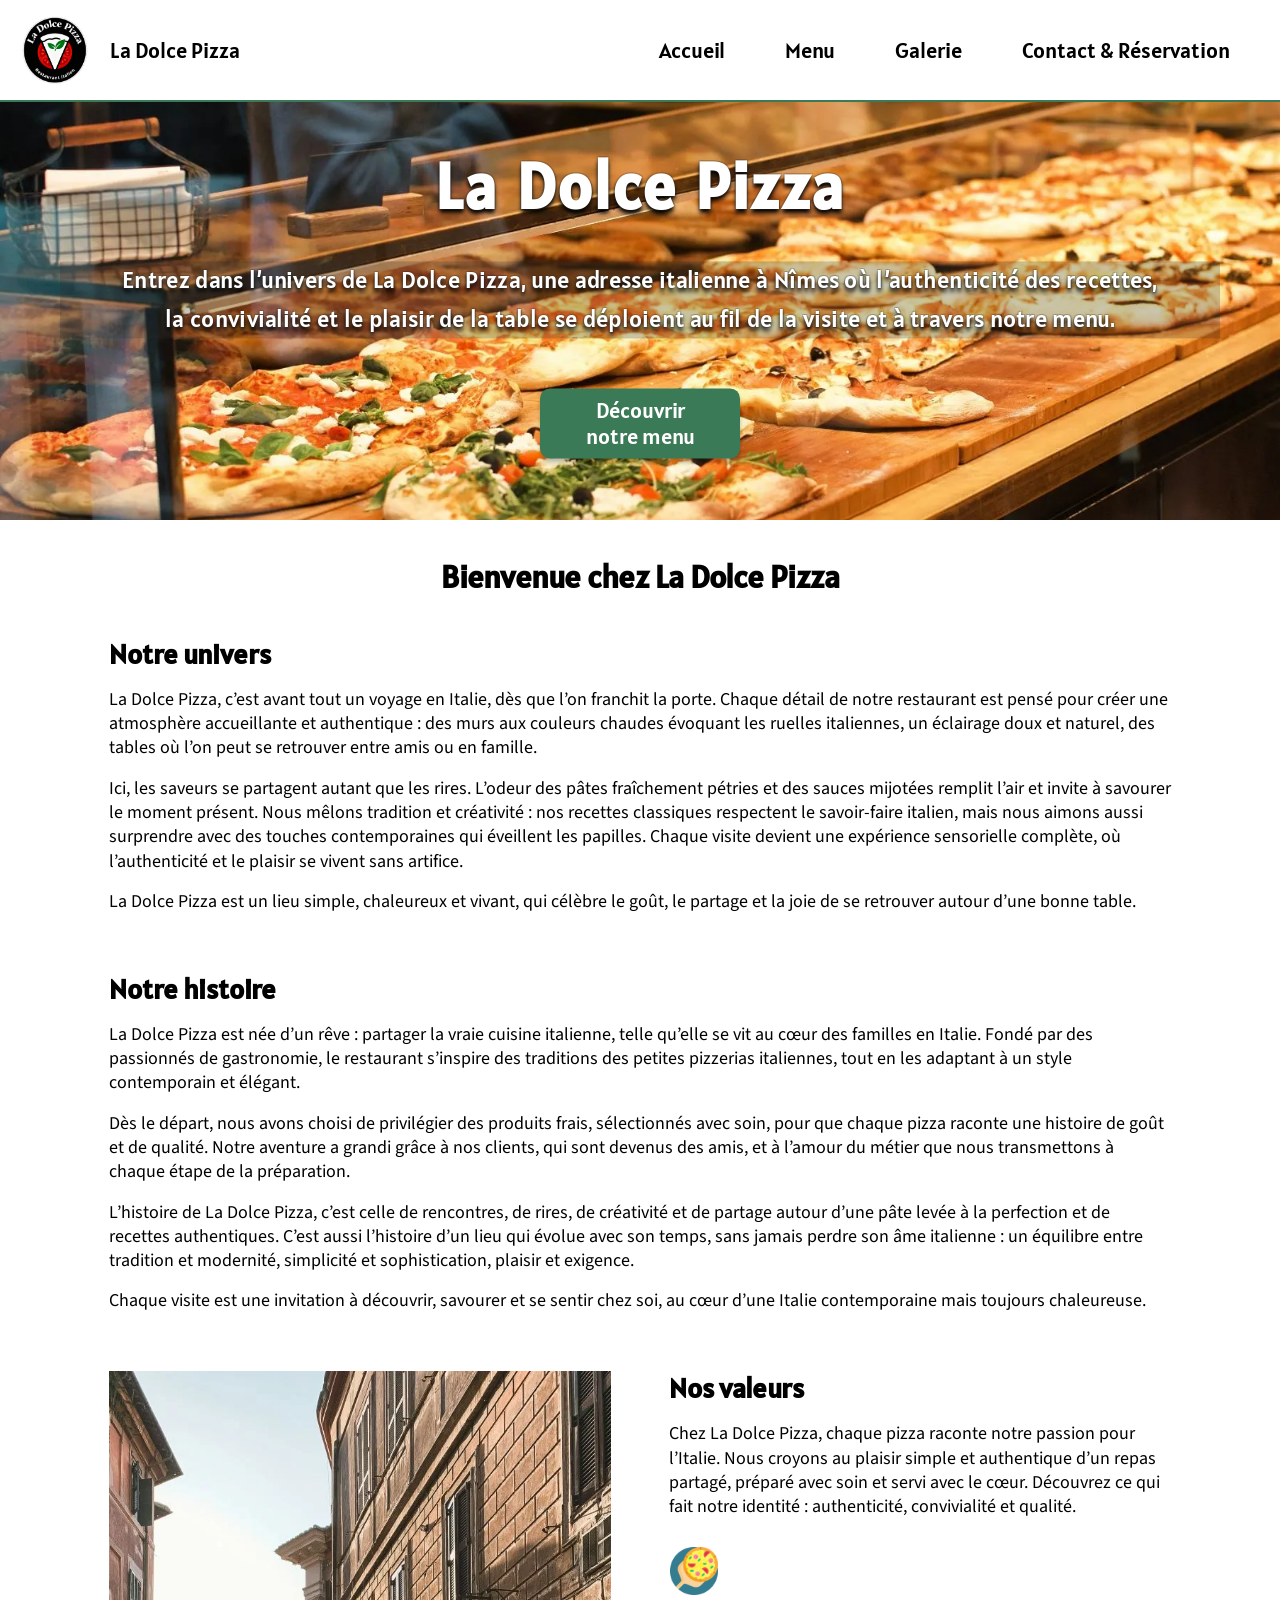
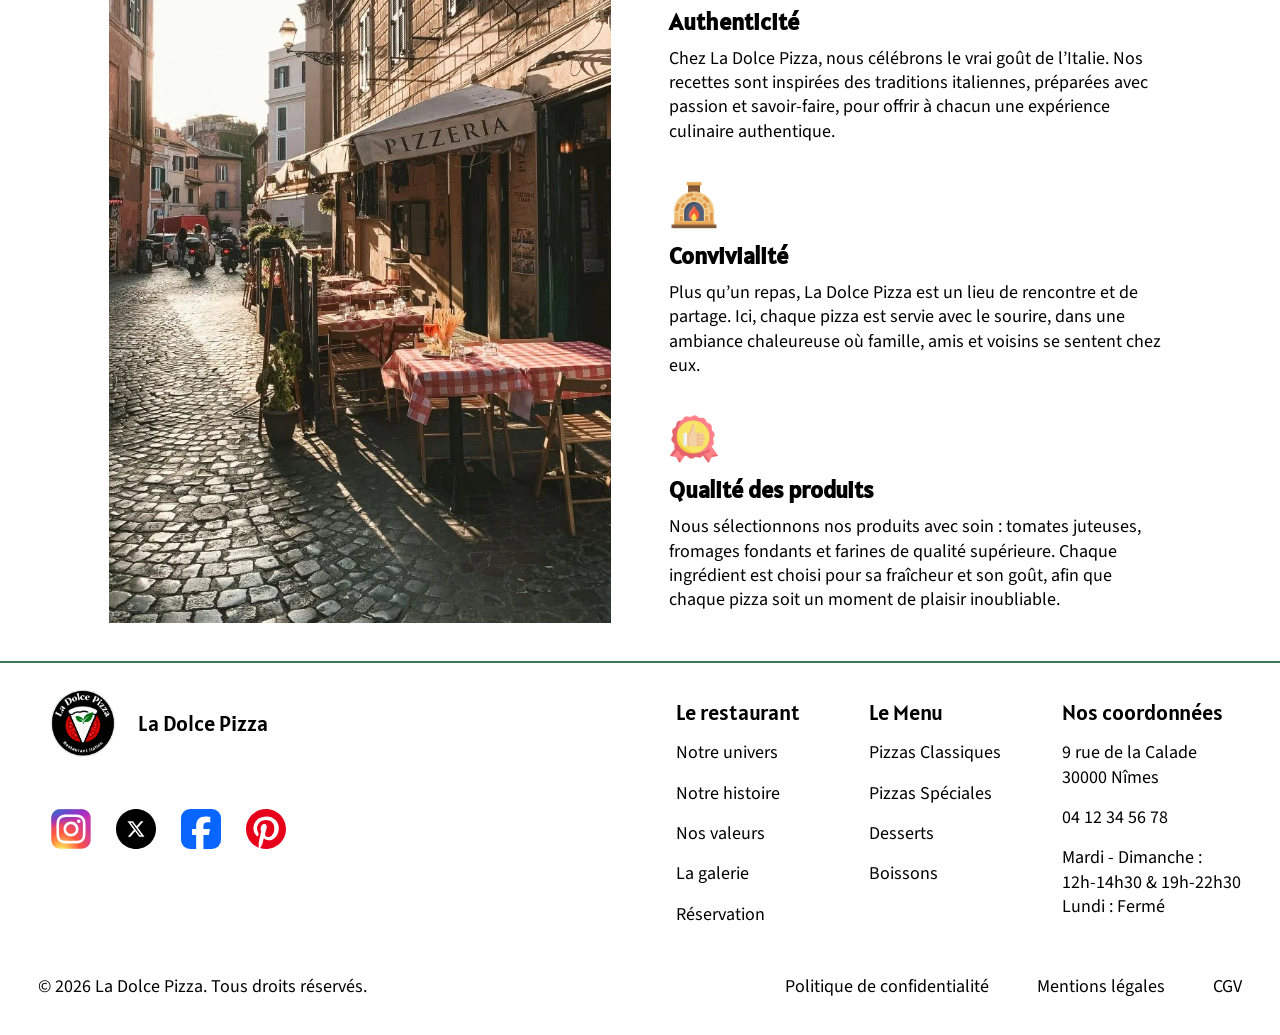
<file: index.html>
<!DOCTYPE html>
<html lang="fr">
<head>
  <meta charset="UTF-8">
  <meta name="viewport" content="width=device-width, initial-scale=1.0">
  <title>DOLCE PIZZA - Accueil</title>
  <meta name="description" content="Découvrez La Dolce Pizza, une pizzeria italienne à Nîmes où l'authenticité des recettes, 
  la convivialité et le plaisir de la table vous attendent. Un voyage gustatif inoubliable.">
  <meta name="robots" content="index, follow">
  <meta name="author" content="Isabelle BAILLY LE ROCH">
  <link rel="stylesheet" href="css/style.css">
  <script src="js/script.js" defer></script>
</head>

<body class="theme">
  <div class="header-container">
    <header class="header">
      <div class="logo">
        <a href="index.html">
          <img src="assets/img/branding/logo.webp" alt="Logo du site La Dolce Pizza, page d'accueil">
          <p class="high-text">La Dolce Pizza</p>
        </a>
      </div>

      <nav class="header-nav" id="primary-navigation" aria-label="Navigation principale">
        <ul role="list" class="high-text">
          <li><a href="index.html">Accueil</a></li>
          <li><a href="menu.html">Menu</a></li>
          <li><a href="galerie.html">Galerie</a></li>
          <li><a href="contact.html">Contact &amp; Réservation</a></li>
        </ul>
      </nav>

      <div class="header-nav-toggle-btn">
        <button aria-controls="primary-navigation" aria-expanded="false" aria-label="Ouvrir le menu principal">
          <img src="assets/icons/ui/icon-burger.svg" alt="">
        </button>
      </div>
    </header>
  </div>

  <main class="content">
    <section class="hero">
      <img src="assets/img/backgrounds/hero-index.webp" alt="La Dolce Pizza">
      <div class="hero-content">
        <h1>La Dolce Pizza</h1>
        <p class="heading-subtitle">Entrez dans l’univers de La Dolce Pizza, une adresse italienne à Nîmes où
          l’authenticité des recettes, la convivialité et le plaisir de la table se déploient au fil de la
          visite et à travers notre menu.</p>
        <div class="container-buttons">
          <a href="menu.html" class="btn btn--primary btn--square-md">Découvrir notre menu</a>
        </div>
      </div>
    </section>

    <section id="anchor-universe" class="layout-section index-section text-center">
      <h2>Bienvenue chez La Dolce Pizza</h2>
      <div class="index-sub-section">
        <div class="index-description">
          <h3>Notre univers</h3>
          <p>
            La Dolce Pizza, c’est avant tout un voyage en Italie, dès que l’on franchit la porte. Chaque détail
            de notre restaurant est pensé pour créer une atmosphère accueillante et authentique : des murs aux
            couleurs chaudes évoquant les ruelles italiennes, un éclairage doux et naturel, des tables où l’on
            peut se retrouver entre amis ou en famille.
          </p>
          <p>
            Ici, les saveurs se partagent autant que les rires. L’odeur des pâtes fraîchement pétries et des
            sauces mijotées remplit l’air et invite à savourer le moment présent. Nous mêlons tradition et
            créativité : nos recettes classiques respectent le savoir-faire italien, mais nous aimons aussi
            surprendre avec des touches contemporaines qui éveillent les papilles. Chaque visite devient une
            expérience sensorielle complète, où l’authenticité et le plaisir se vivent sans artifice.
          </p>
          <p>
            La Dolce Pizza est un lieu simple, chaleureux et vivant, qui célèbre le goût, le partage et la joie
            de se retrouver autour d’une bonne table.
          </p>
        </div>
        <div id="anchor-story" class="index-description">
          <h3>Notre histoire</h3>
          <p>
            La Dolce Pizza est née d’un rêve : partager la vraie cuisine italienne, telle qu’elle se vit au cœur
            des familles en Italie. Fondé par des passionnés de gastronomie, le restaurant s’inspire des traditions
            des petites pizzerias italiennes, tout en les adaptant à un style contemporain et élégant.
          </p>
          <p>
            Dès le départ, nous avons choisi de privilégier des produits frais, sélectionnés avec soin, pour que
            chaque pizza raconte une histoire de goût et de qualité. Notre aventure a grandi grâce à nos clients,
            qui sont devenus des amis, et à l’amour du métier que nous transmettons à chaque étape de la préparation.
          </p>
          <p>
            L’histoire de La Dolce Pizza, c’est celle de rencontres, de rires, de créativité et de partage autour
            d’une pâte levée à la perfection et de recettes authentiques. C’est aussi l’histoire d’un lieu qui
            évolue avec son temps, sans jamais perdre son âme italienne : un équilibre entre tradition et modernité,
            simplicité et sophistication, plaisir et exigence.
          </p>
          <p>
            Chaque visite est une invitation à découvrir, savourer et se sentir chez soi, au cœur d’une Italie
            contemporaine mais toujours chaleureuse.
          </p>
        </div>
        <div id="anchor-values" class="index-values-container index-description">
          <div class="index-values-two-sides index-values-side-img">
            <img src="assets/img/pages/index/img-index.webp" alt="Notre restaurant">
          </div>
          <div class="index-values-two-sides">
            <h3>Nos valeurs</h3>
            <p>
              Chez La Dolce Pizza, chaque pizza raconte notre passion pour l’Italie. Nous croyons au plaisir simple
              et authentique d’un repas partagé, préparé avec soin et servi avec le cœur. Découvrez ce qui fait notre
              identité : authenticité, convivialité et qualité.
            </p>
            <div class="index-values-side-text">
              <div class="index-value-block">
                <img src="assets/icons/pages/index/icon-authentic.png" alt="">
                <h4>Authenticité</h4>
                <p>
                  Chez La Dolce Pizza, nous célébrons le vrai goût de l’Italie. Nos recettes sont inspirées des traditions
                  italiennes, préparées avec passion et savoir-faire, pour offrir à chacun une expérience culinaire authentique.
                </p>
              </div>
              <div class="index-value-block">
                <img src="assets/icons/pages/index/icon-friendliness.png" alt="">
                <h4>Convivialité</h4>
                <p>
                  Plus qu’un repas, La Dolce Pizza est un lieu de rencontre et de partage. Ici, chaque pizza est servie avec
                  le sourire, dans une ambiance chaleureuse où famille, amis et voisins se sentent chez eux.
                </p>
              </div>
              <div class="index-value-block">
                <img src="assets/icons/pages/index/icon-quality.png" alt="">
                <h4>Qualité des produits</h4>
                <p>
                  Nous sélectionnons nos produits avec soin : tomates juteuses, fromages fondants et farines de qualité supérieure.
                  Chaque ingrédient est choisi pour sa fraîcheur et son goût, afin que chaque pizza soit un moment de plaisir
                  inoubliable.
                </p>
              </div>
            </div>
        </div>
      </div>
    </section>
  </main>

  <footer class="footer">
    <div class="footer-top">
      <div class="footer-brand">
        <div class="logo footer-logo">
          <a href="index.html">
            <img src="assets/img/branding/logo.webp" alt="Logo du site La Dolce Pizza, page d'accueil">
            <p class="high-text">La Dolce Pizza</p>
          </a>
        </div>

        <nav aria-label="Réseaux sociaux">
          <ul role="list" class="social-networks">
            <li>
              <a href="https://www.instagram.com/" target="_blank" rel="noopener noreferrer">
                <img src="assets/icons/social/icon-instagram.svg" alt="Instagram">
              </a>
            </li>
            <li>
              <a href="https://x.com" target="_blank" rel="noopener noreferrer">
                <img src="assets/icons/social/icon-X.svg" alt="X, anciennement Twitter">
              </a>
            </li>
            <li>
              <a href="https://www.facebook.com/" target="_blank" rel="noopener noreferrer">
                <img src="assets/icons/social/icon-facebook.svg" alt="Facebook">
              </a>
            </li>
            <li>
              <a href="https://fr.pinterest.com/" target="_blank" rel="noopener noreferrer">
                <img src="assets/icons/social/icon-pinterest.svg" alt="Pinterest">
              </a>
            </li>
          </ul>
        </nav>
      </div>

      <nav aria-label="Navigation secondaire">
        <ul role="list" class="secondary-navigation">
          <li role="list" class="sub-nav">
            <h2 class="sub-nav-title">Le restaurant</h2>
            <ul role="list">
              <li><a href="index.html#anchor-universe">Notre univers</a></li>
              <li><a href="index.html#anchor-story">Notre histoire</a></li>
              <li><a href="index.html#anchor-values">Nos valeurs</a></li>
              <li><a href="galerie.html#anchor-galery">La galerie</a></li>
              <li><a href="contact.html#anchor-reservation">Réservation</a></li>
            </ul>
          </li>
          <li role="list" class="sub-nav">
            <h2 class="sub-nav-title">Le Menu</h2>
            <ul role="list">
              <li><a href="menu.html#anchor-classic-pizzas">Pizzas Classiques</a></li>
              <li><a href="menu.html#anchor-special-pizzas">Pizzas Spéciales</a></li>
              <li><a href="menu.html#anchor-desserts">Desserts</a></li>
              <li><a href="menu.html#anchor-drinks">Boissons</a></li>
            </ul>
          </li>
          <li role="list" class="sub-nav">
            <h2 class="sub-nav-title">Nos coordonnées</h2>
            <ul role="list">
              <li>9 rue de la Calade 30000 Nîmes</li>
              <li>04 12 34 56 78</li>
              <li>Mardi - Dimanche :<br>12h-14h30 & 19h-22h30<br>Lundi : Fermé</li>
            </ul>
          </li>
        </ul>
      </nav>
    </div>

    <div class="footer-bottom">
      <div class="copyright">
        <p>© 2026 La Dolce Pizza. Tous droits réservés.</p>
      </div>
      <nav aria-label="Liens légaux">
        <ul role="list" class="legal">
          <li><a href="about:blank" target="_blank">Politique de confidentialité</a></li>
          <li><a href="about:blank" target="_blank">Mentions légales</a></li>
          <li><a href="about:blank" target="_blank">CGV</a></li>
        </ul>
      </nav>
    </div>
  </footer>

</body>
</html>
</file>
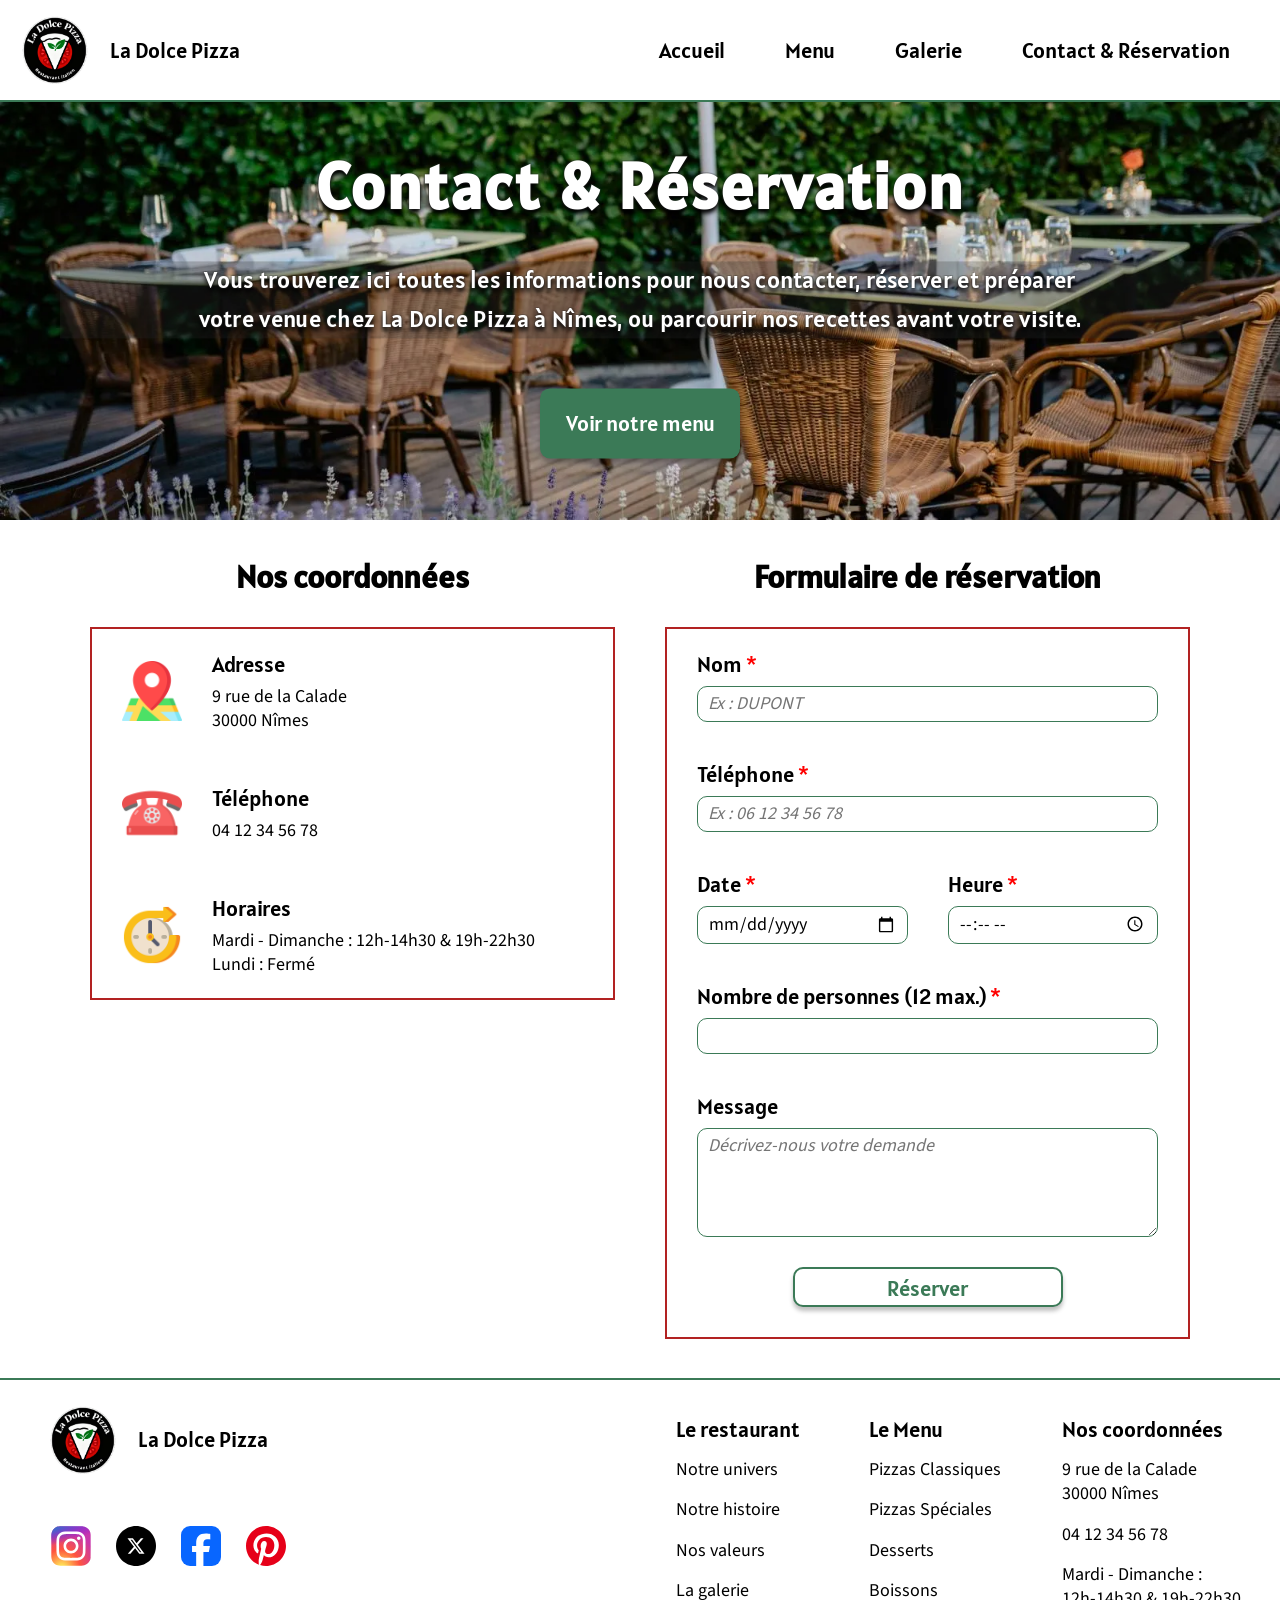
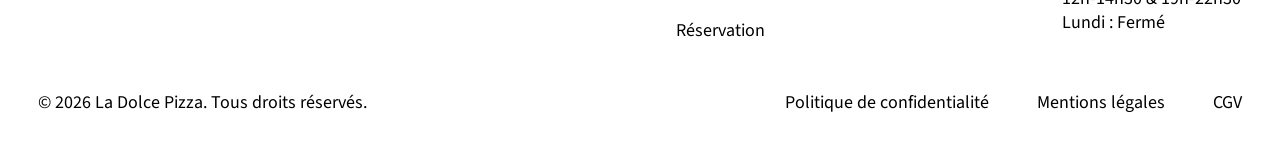
<file: contact.html>
<!DOCTYPE html>
<html lang="fr">
<head>
  <meta charset="UTF-8">
  <meta name="viewport" content="width=device-width, initial-scale=1.0">
  <title>DOLCE PIZZA - Contact & Réservation</title>
  <meta name="description" content="Toutes les informations pour nous contacter, réserver votre table ou découvrir nos recettes 
  avant votre visite. Préparez votre expérience gastronomique chez La Dolce Pizza à Nîmes.">
  <meta name="robots" content="index, follow">
  <meta name="author" content="Isabelle BAILLY LE ROCH">
  <link rel="stylesheet" href="css/style.css">
  <script src="js/script.js" defer></script>
</head>

<body class="theme">
  <div class="header-container">
    <header class="header">
      <div class="logo">
        <a href="index.html">
          <img src="assets/img/branding/logo.webp" alt="Logo du site La Dolce Pizza, page d'accueil">
          <p class="high-text">La Dolce Pizza</p>
        </a>
      </div>

      <nav class="header-nav" id="primary-navigation" aria-label="Navigation principale">
        <ul role="list" class="high-text">
          <li><a href="index.html">Accueil</a></li>
          <li><a href="menu.html">Menu</a></li>
          <li><a href="galerie.html">Galerie</a></li>
          <li><a href="contact.html">Contact &amp; Réservation</a></li>
        </ul>
      </nav>

      <div class="header-nav-toggle-btn">
        <button aria-controls="primary-navigation" aria-expanded="false" aria-label="Ouvrir le menu principal">
          <img src="assets/icons/ui/icon-burger.svg" alt="">
        </button>
      </div>
    </header>
  </div>

  <main class="content">
    <section class="hero">
      <img src="assets/img/backgrounds/hero-contact.webp" alt="Contact et réservation">
      <div class="hero-content">
        <h1>Contact & Réservation</h1>
        <p class="heading-subtitle">Vous trouverez ici toutes les informations pour nous contacter, réserver et
          préparer votre venue chez La Dolce Pizza à Nîmes, ou parcourir nos recettes avant votre visite.</p>
        <div class="container-buttons">
          <a href="menu.html" class="btn btn--primary btn--square-md">Voir notre menu</a>
        </div>
      </div>
    </section>

    <section class="layout-section contact-section text-center">
      <div class="contact-left-side-container">
        <h2>Nos coordonnées</h2>
        <div class="contact-block-details">
          <div class="contact-sub-block-details">
            <img src="assets/icons/pages/contact/icon-adress.png" alt="">
            <div class="contact-details-info">
              <p class="high-text">Adresse</p>
              <p>9 rue de la Calade<br>30000 Nîmes</p>
            </div>
          </div>
          <div class="contact-sub-block-details">
            <img src="assets/icons/pages/contact/icon-phone.png" alt="">
            <div class="contact-details-info">
              <p class="high-text">Téléphone</p>
              <p>04 12 34 56 78</p>
            </div>
          </div>
          <div class="contact-sub-block-details">
            <img src="assets/icons/pages/contact/icon-time.png" alt="">
            <div class="contact-details-info">
              <p class="high-text">Horaires</p>
              <p>Mardi - Dimanche : 12h-14h30 & 19h-22h30<br>Lundi : Fermé</p>
            </div>
          </div>
        </div>
      </div>

      <div id="anchor-reservation" class="contact-right-side-container">
        <h2>Formulaire de réservation</h2>
        <form class="contact-form-container" action="#" method="post" novalidate>
          <div class="form-row-subcontainer">
            <div class="form-field-block input-style">
              <label for="last-name" class="high-text">Nom <span class="required-field" aria-hidden="true">*</span></label>
              <input type="text" id="last-name" name="last-name" required aria-describedby="error-last-name" placeholder="Ex : DUPONT">
              <span class="error-message" id="error-last-name" role="alert" aria-live="assertive"></span>
            </div>
            <div class="form-field-block input-style">
              <label for="phone" class="high-text">Téléphone <span class="required-field" aria-hidden="true">*</span></label>
              <input type="tel" id="phone" name="phone" aria-describedby="error-phone" placeholder="Ex : 06 12 34 56 78">
              <span class="error-message" id="error-phone" role="alert" aria-live="assertive"></span>
            </div>
            <div class="form-block-date-time">
              <div class="form-field-block input-style">
                <label for="date" class="high-text">Date <span class="required-field" aria-hidden="true">*</span></label>
                <input type="date" id="date" name="date" aria-describedby="error-date">
                <span class="error-message" id="error-date" role="alert" aria-live="assertive"></span>
              </div>
              <div class="form-field-block input-style">
                <label for="time" class="high-text">Heure <span class="required-field" aria-hidden="true">*</span></label>
                <input type="time" id="time" name="time" aria-describedby="error-time">
                <span class="error-message" id="error-time" role="alert" aria-live="assertive"></span>
              </div>
            </div>
            <div class="form-field-block input-style">
              <label for="number" class="high-text">Nombre de personnes (12 max.) <span class="required-field" aria-hidden="true">*</span></label>
              <input type="number" id="number" name="number" aria-describedby="error-number">
              <span class="error-message" id="error-number" role="alert" aria-live="assertive"></span>
            </div>
            <div class="form-field-block textarea-style">
              <label for="message" class="high-text">Message</label>
              <textarea id="message" name="message" rows="4" placeholder="Décrivez-nous votre demande"></textarea>
            </div>
          </div>
          <div class="form-row-subcontainer">
            <button type="submit" class="btn btn--secondary btn--square-lg">Réserver</button>
          </div>
          <p id="form-success" role="status" aria-live="polite"></p>
        </form>
      </div>
    </section>
  </main>

  <footer class="footer">
    <div class="footer-top">
      <div class="footer-brand">
        <div class="logo footer-logo">
          <a href="index.html">
            <img src="assets/img/branding/logo.webp" alt="Logo du site La Dolce Pizza, page d'accueil">
            <p class="high-text">La Dolce Pizza</p>
          </a>
        </div>

        <nav aria-label="Réseaux sociaux">
          <ul role="list" class="social-networks">
            <li>
              <a href="https://www.instagram.com/" target="_blank" rel="noopener noreferrer">
                <img src="assets/icons/social/icon-instagram.svg" alt="Instagram">
              </a>
            </li>
            <li>
              <a href="https://x.com" target="_blank" rel="noopener noreferrer">
                <img src="assets/icons/social/icon-X.svg" alt="X, anciennement Twitter">
              </a>
            </li>
            <li>
              <a href="https://www.facebook.com/" target="_blank" rel="noopener noreferrer">
                <img src="assets/icons/social/icon-facebook.svg" alt="Facebook">
              </a>
            </li>
            <li>
              <a href="https://fr.pinterest.com/" target="_blank" rel="noopener noreferrer">
                <img src="assets/icons/social/icon-pinterest.svg" alt="Pinterest">
              </a>
            </li>
          </ul>
        </nav>
      </div>

      <nav aria-label="Navigation secondaire">
        <ul role="list" class="secondary-navigation">
          <li role="list" class="sub-nav">
            <h2 class="sub-nav-title">Le restaurant</h2>
            <ul role="list">
              <li><a href="index.html#anchor-universe">Notre univers</a></li>
              <li><a href="index.html#anchor-story">Notre histoire</a></li>
              <li><a href="index.html#anchor-values">Nos valeurs</a></li>
              <li><a href="galerie.html#anchor-galery">La galerie</a></li>
              <li><a href="contact.html#anchor-reservation">Réservation</a></li>
            </ul>
          </li>
          <li role="list" class="sub-nav">
            <h2 class="sub-nav-title">Le Menu</h2>
            <ul role="list">
              <li><a href="menu.html#anchor-classic-pizzas">Pizzas Classiques</a></li>
              <li><a href="menu.html#anchor-special-pizzas">Pizzas Spéciales</a></li>
              <li><a href="menu.html#anchor-desserts">Desserts</a></li>
              <li><a href="menu.html#anchor-drinks">Boissons</a></li>
            </ul>
          </li>
          <li role="list" class="sub-nav">
            <h2 class="sub-nav-title">Nos coordonnées</h2>
            <ul role="list">
              <li>9 rue de la Calade 30000 Nîmes</li>
              <li>04 12 34 56 78</li>
              <li>Mardi - Dimanche :<br>12h-14h30 & 19h-22h30<br>Lundi : Fermé</li>
            </ul>
          </li>
        </ul>
      </nav>
    </div>

    <div class="footer-bottom">
      <div class="copyright">
        <p>© 2026 La Dolce Pizza. Tous droits réservés.</p>
      </div>
      <nav aria-label="Liens légaux">
        <ul role="list" class="legal">
          <li><a href="about:blank" target="_blank">Politique de confidentialité</a></li>
          <li><a href="about:blank" target="_blank">Mentions légales</a></li>
          <li><a href="about:blank" target="_blank">CGV</a></li>
        </ul>
      </nav>
    </div>
  </footer>

</body>
</html>
</file>
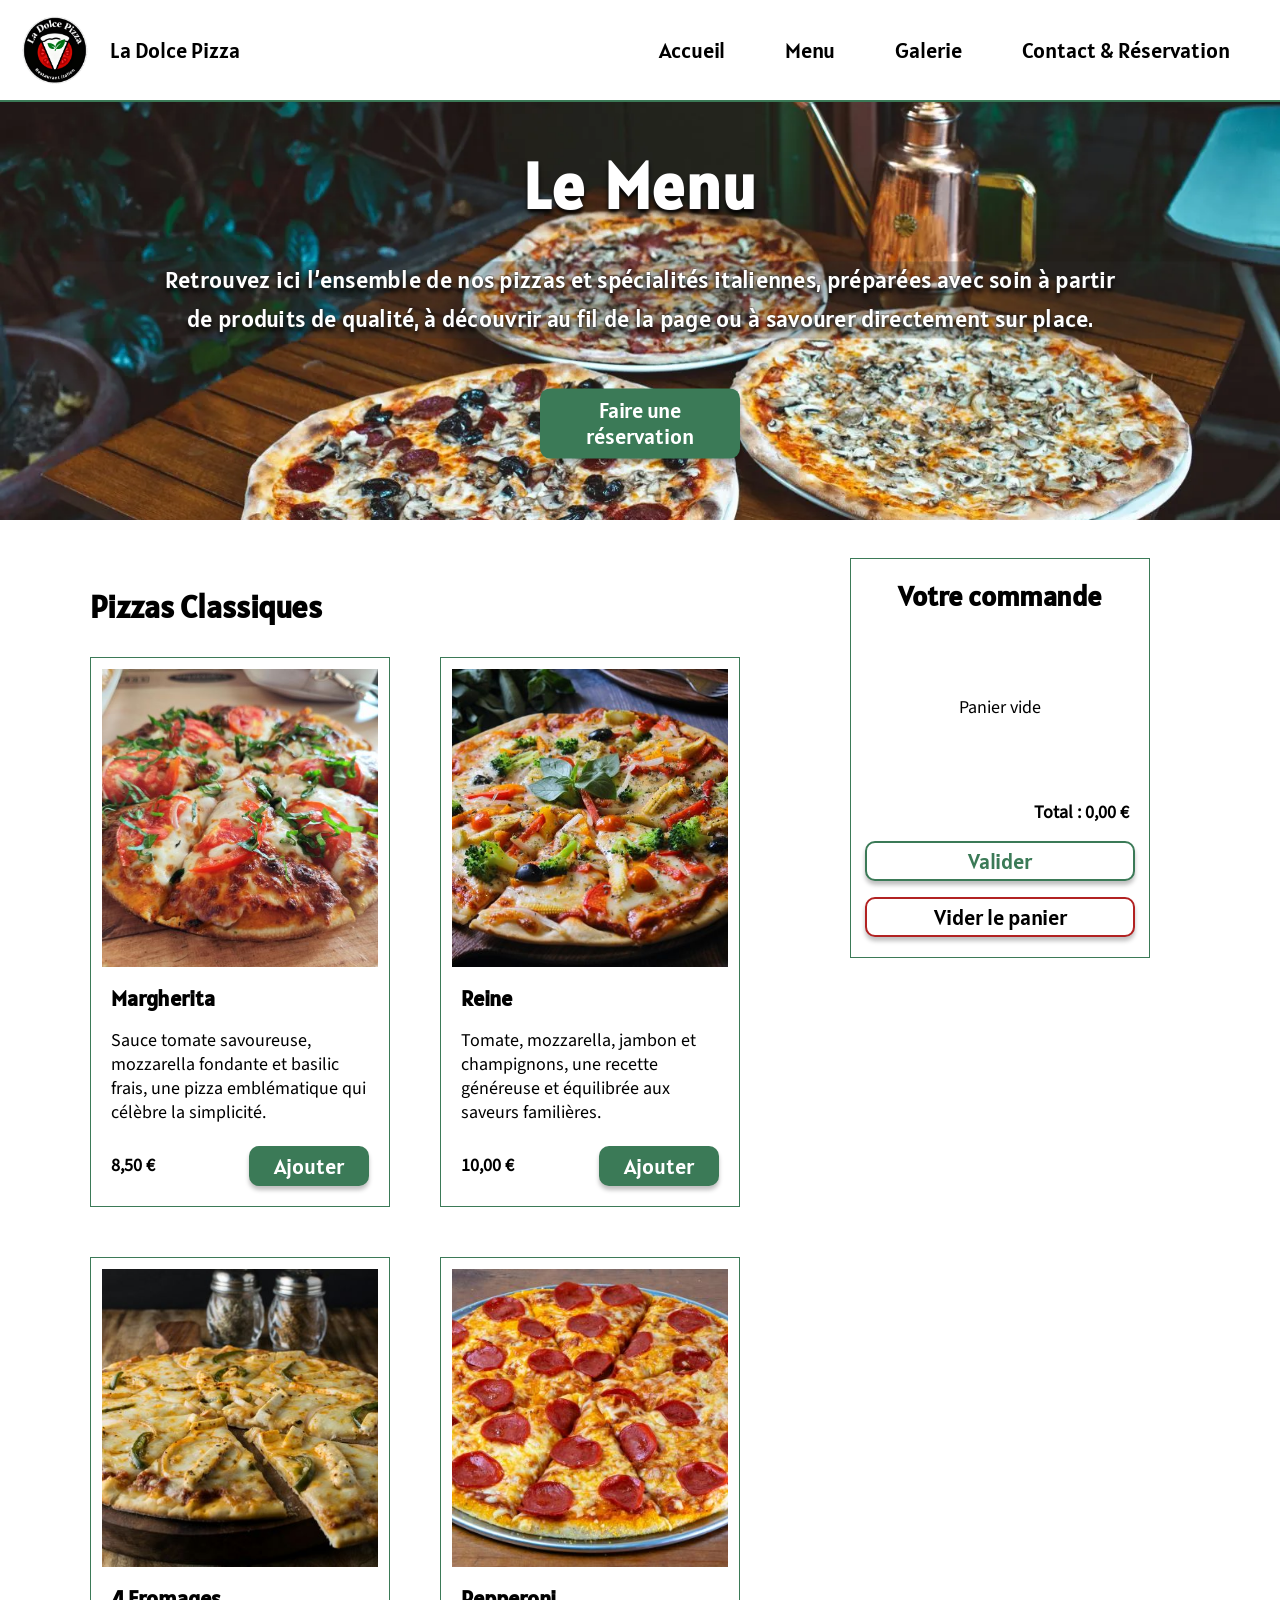
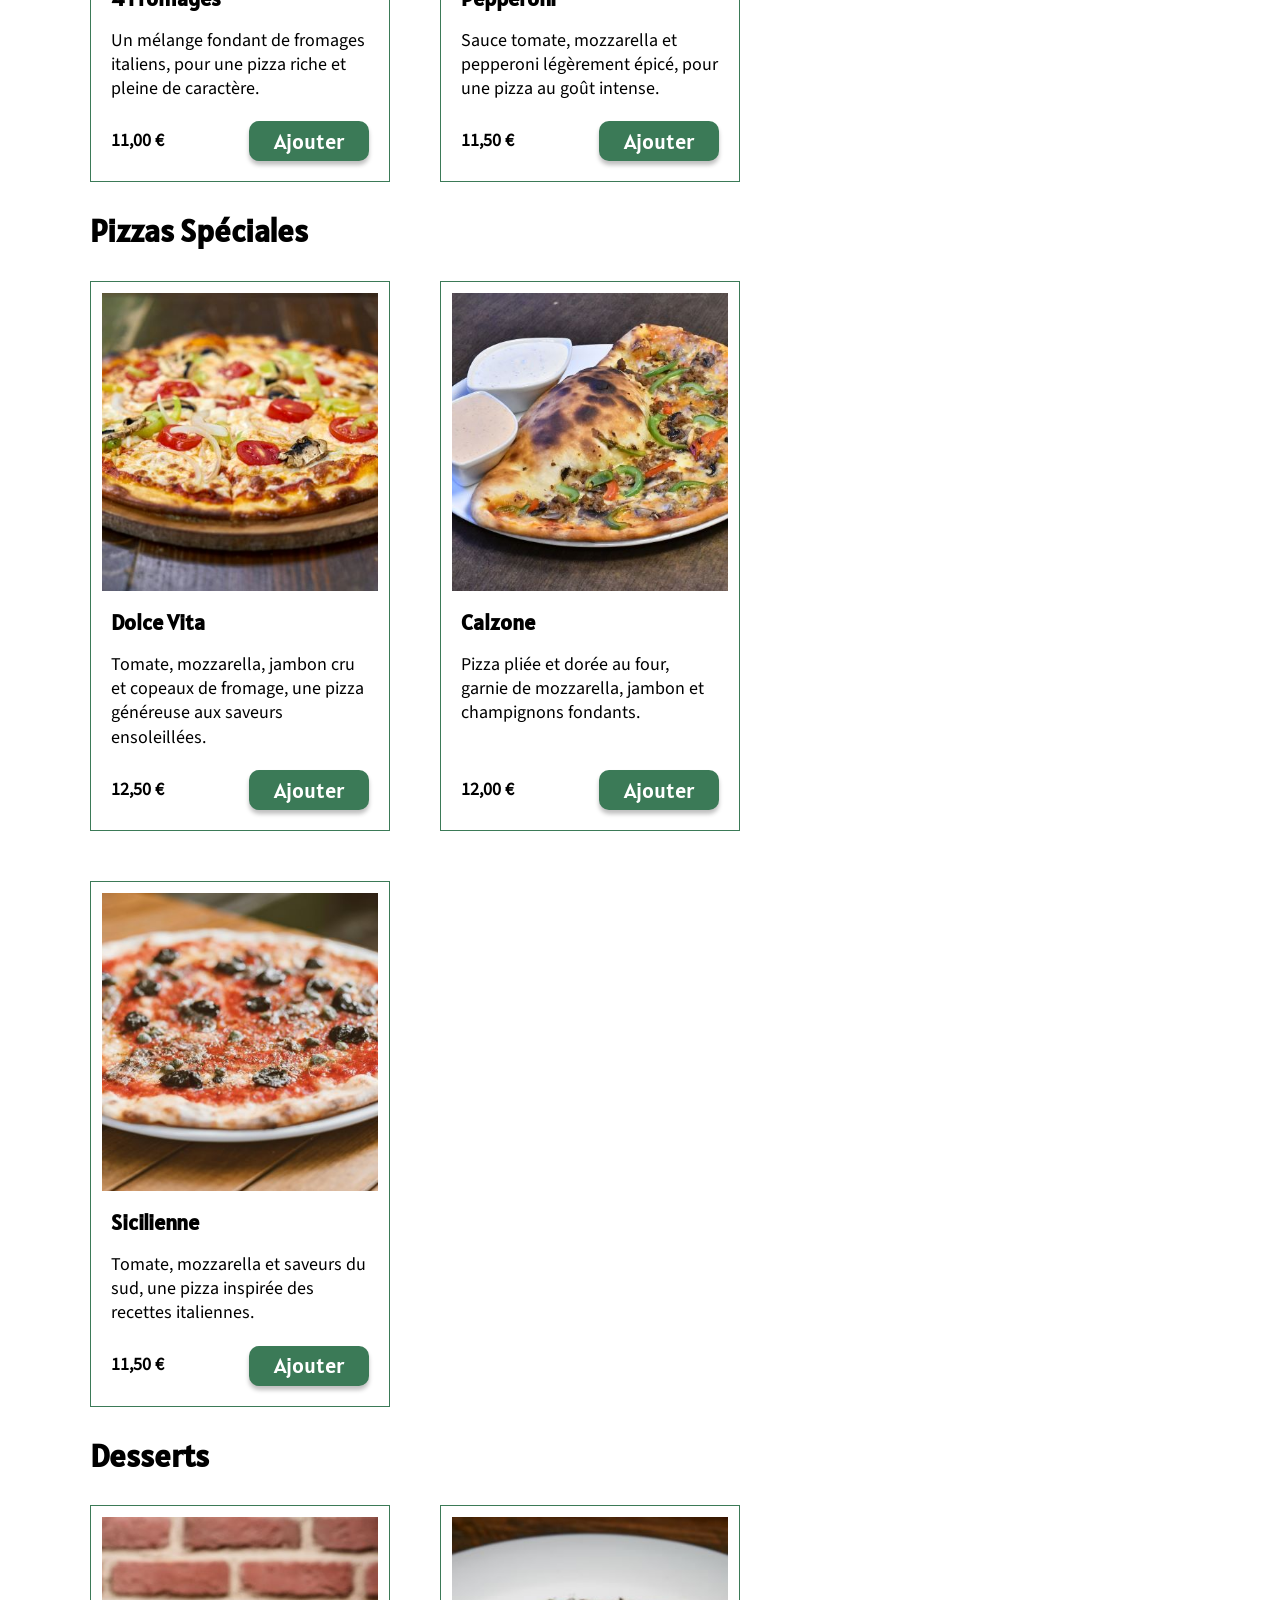
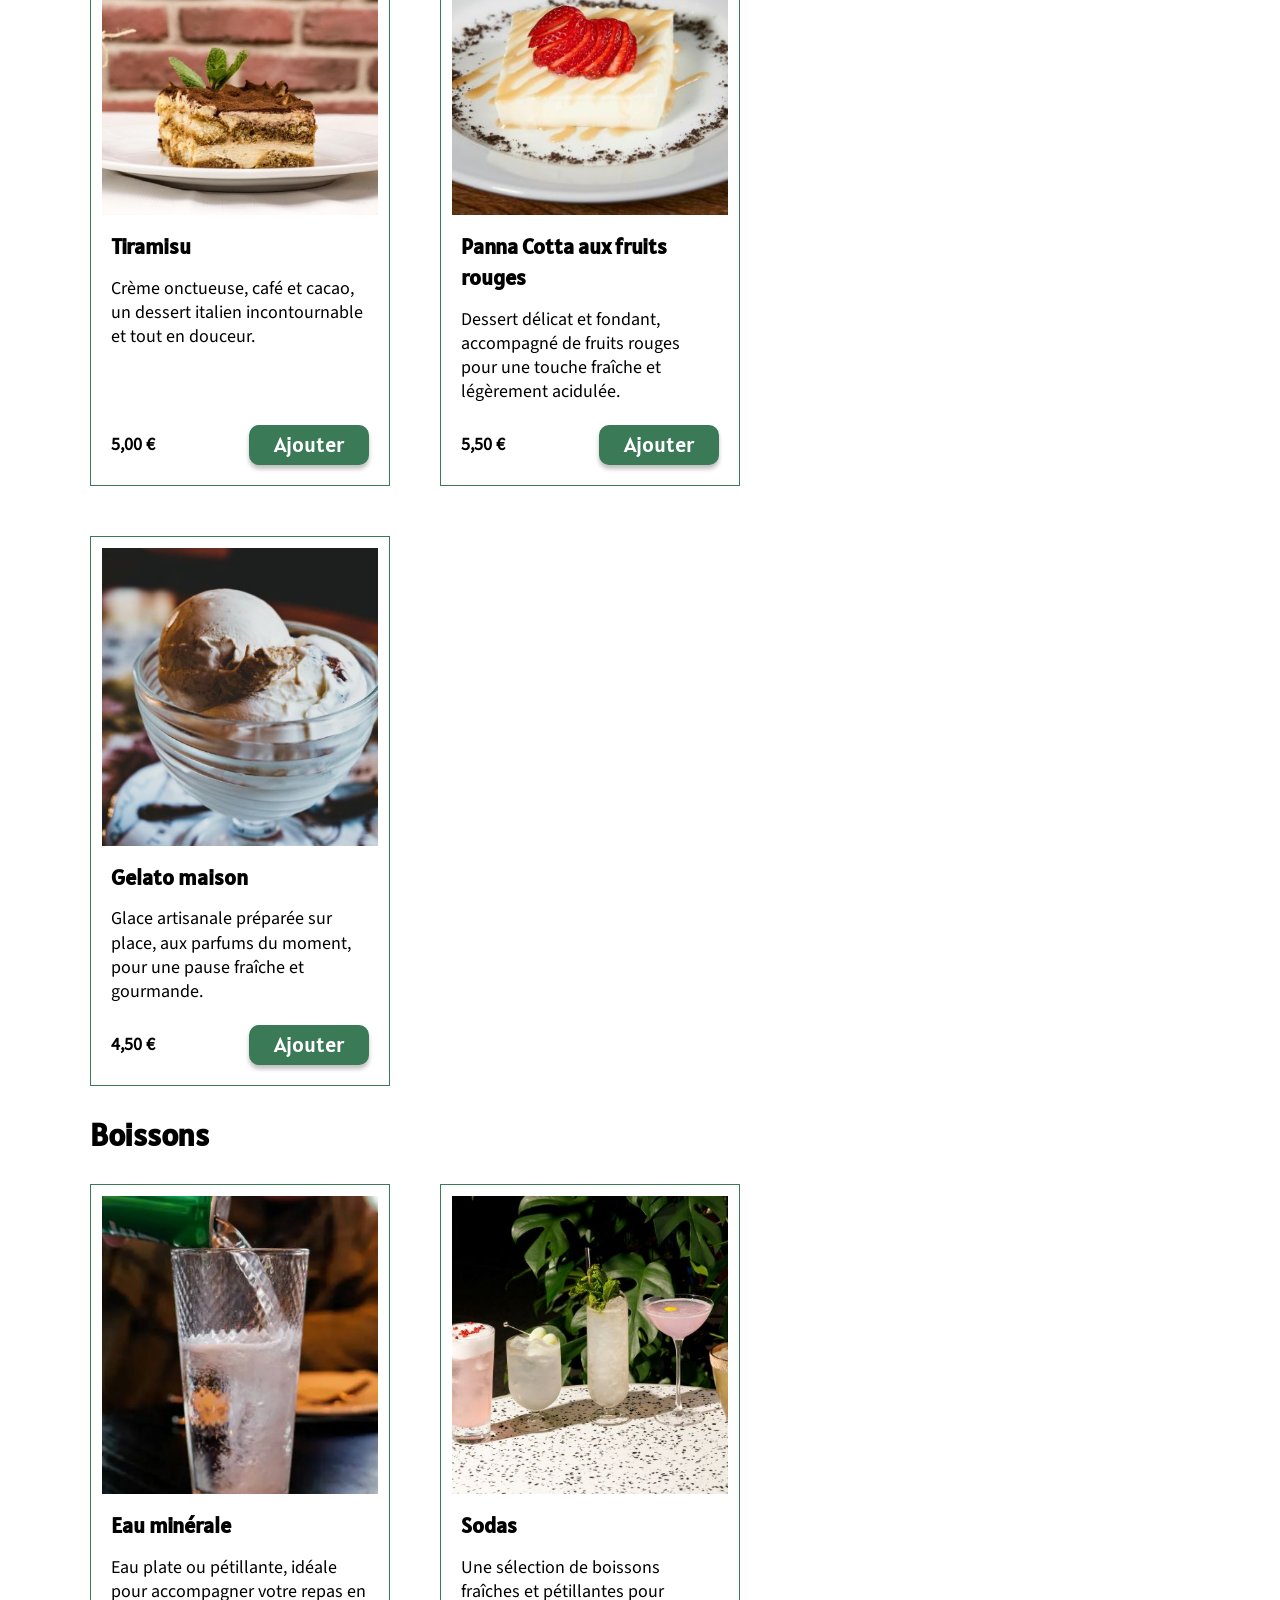
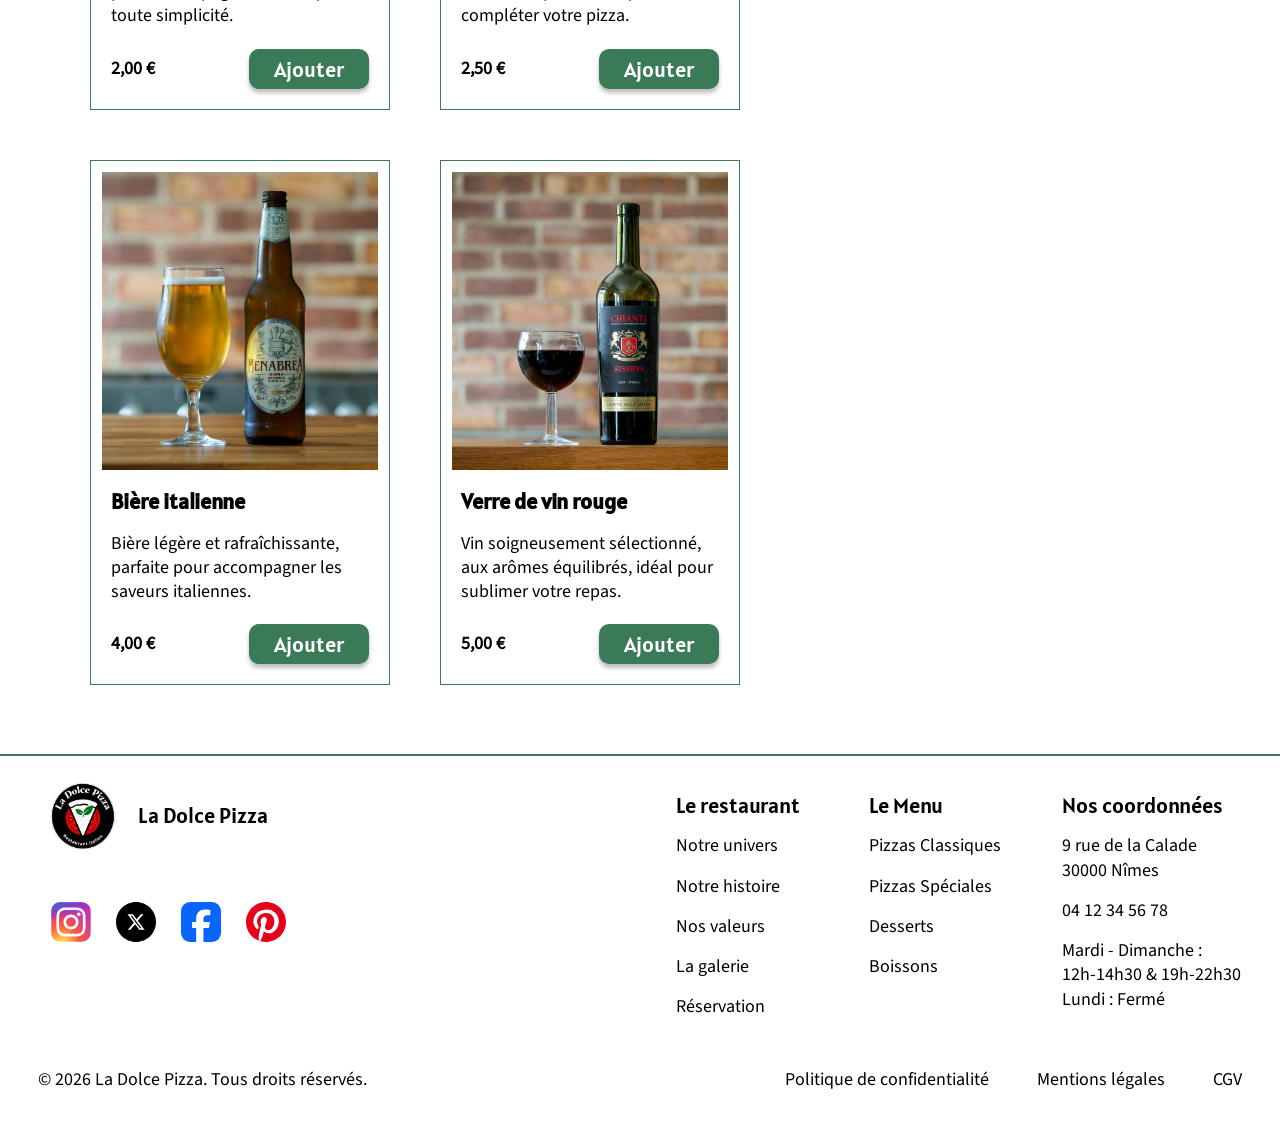
<file: menu.html>
<!DOCTYPE html>
<html lang="fr">
<head>
  <meta charset="UTF-8">
  <meta name="viewport" content="width=device-width, initial-scale=1.0">
  <title>DOLCE PIZZA - Le Menu</title>
  <meta name="description" content="Explorez notre menu de pizzas et spécialités italiennes préparées avec des produits 
  de qualité. Savourez chaque bouchée sur place ou à emporter chez La Dolce Pizza à Nîmes.">
  <meta name="robots" content="index, follow">
  <meta name="author" content="Isabelle BAILLY LE ROCH">
  <link rel="stylesheet" href="css/style.css">
  <script src="js/script.js" defer></script>
</head>

<body class="theme">
  <div class="header-container">
    <header class="header">
      <div class="logo">
        <a href="index.html">
          <img src="assets/img/branding/logo.webp" alt="Logo du site La Dolce Pizza, page d'accueil">
          <p class="high-text">La Dolce Pizza</p>
        </a>
      </div>

      <nav class="header-nav" id="primary-navigation" aria-label="Navigation principale">
        <ul role="list" class="high-text">
          <li><a href="index.html">Accueil</a></li>
          <li><a href="menu.html">Menu</a></li>
          <li><a href="galerie.html">Galerie</a></li>
          <li><a href="contact.html">Contact &amp; Réservation</a></li>
        </ul>
      </nav>

      <div class="header-nav-toggle-btn">
        <button aria-controls="primary-navigation" aria-expanded="false" aria-label="Ouvrir le menu principal">
          <img src="assets/icons/ui/icon-burger.svg" alt="">
        </button>
      </div>
    </header>
  </div>
  
  <main class="content">
    <section class="hero">
      <img src="assets/img/backgrounds/hero-menu.webp" alt="Le Menu">
      <div class="hero-content">
        <h1>Le Menu</h1>
        <p class="heading-subtitle">Retrouvez ici l’ensemble de nos pizzas et spécialités italiennes, préparées
          avec soin à partir de produits de qualité, à découvrir au fil de la page ou à savourer directement sur place.</p>
        <div class="container-buttons">
          <a href="contact.html" class="btn btn--primary btn--square-md">Faire une réservation</a>
        </div>
      </div>
    </section>

    <section id="anchor-shop" class="layout-section">
      <div class="shop-layout">
        <div class="shop-display-zone">
          <div id="global-products" class="shop-product-cards-container"></div>
          <p id="shop-user-message"></p>
          <div id="anchor-classic-pizzas" class="shop-block-header">
            <h2 class="category-title" data-category="pizza-classic">Pizzas Classiques</h2>
            <div id="pizza-classic" class="shop-product-cards-container"></div>
          </div>
          <div id="anchor-special-pizzas" class="shop-block-header">
            <h2 class="category-title" data-category="pizza-special">Pizzas Spéciales</h2>
            <div id="pizza-special" class="shop-product-cards-container"></div>
          </div>
          <div id="anchor-desserts" class="shop-block-header">
            <h2 class="category-title" data-category="desserts">Desserts</h2>
            <div id="desserts" class="shop-product-cards-container"></div>
          </div>
          <div id="anchor-drinks" class="shop-block-header">
            <h2 class="category-title" data-category="drinks">Boissons</h2>
            <div id="drinks" class="shop-product-cards-container"></div>
          </div>
        </div>

        <aside class="shop-cart">
          <h3 class="shop-cart-title">Votre commande</h3>
          <div id="cart-items" class="shop-cart-items">
            <p class="cart-empty">Panier vide</p>
          </div>
          <div class="shop-cart-footer">
            <p class="cart-total">Total : <span id="cart-total-amount">0,00 €</span></p>
            <button id="cart-validate" class="btn btn--secondary btn--square-lg">Valider</button>
            <button id="cart-clear" class="btn btn--third btn--square-lg">Vider le panier</button>
            <div id="cart-message" class="cart-message">Commande validée avec succès</div>
          </div>
        </aside>
      </div>
    </section>
  </main>

  <footer class="footer">
    <div class="footer-top">
      <div class="footer-brand">
        <div class="logo footer-logo">
          <a href="index.html">
            <img src="assets/img/branding/logo.webp" alt="Logo du site La Dolce Pizza, page d'accueil">
            <p class="high-text">La Dolce Pizza</p>
          </a>
        </div>

        <nav aria-label="Réseaux sociaux">
          <ul role="list" class="social-networks">
            <li>
              <a href="https://www.instagram.com/" target="_blank" rel="noopener noreferrer">
                <img src="assets/icons/social/icon-instagram.svg" alt="Instagram">
              </a>
            </li>
            <li>
              <a href="https://x.com" target="_blank" rel="noopener noreferrer">
                <img src="assets/icons/social/icon-X.svg" alt="X, anciennement Twitter">
              </a>
            </li>
            <li>
              <a href="https://www.facebook.com/" target="_blank" rel="noopener noreferrer">
                <img src="assets/icons/social/icon-facebook.svg" alt="Facebook">
              </a>
            </li>
            <li>
              <a href="https://fr.pinterest.com/" target="_blank" rel="noopener noreferrer">
                <img src="assets/icons/social/icon-pinterest.svg" alt="Pinterest">
              </a>
            </li>
          </ul>
        </nav>
      </div>

      <nav aria-label="Navigation secondaire">
        <ul role="list" class="secondary-navigation">
          <li role="list" class="sub-nav">
            <h2 class="sub-nav-title">Le restaurant</h2>
            <ul role="list">
              <li><a href="index.html#anchor-universe">Notre univers</a></li>
              <li><a href="index.html#anchor-story">Notre histoire</a></li>
              <li><a href="index.html#anchor-values">Nos valeurs</a></li>
              <li><a href="galerie.html#anchor-galery">La galerie</a></li>
              <li><a href="contact.html#anchor-reservation">Réservation</a></li>
            </ul>
          </li>
          <li role="list" class="sub-nav">
            <h2 class="sub-nav-title">Le Menu</h2>
            <ul role="list">
              <li><a href="menu.html#anchor-classic-pizzas">Pizzas Classiques</a></li>
              <li><a href="menu.html#anchor-special-pizzas">Pizzas Spéciales</a></li>
              <li><a href="menu.html#anchor-desserts">Desserts</a></li>
              <li><a href="menu.html#anchor-drinks">Boissons</a></li>
            </ul>
          </li>
          <li role="list" class="sub-nav">
            <h2 class="sub-nav-title">Nos coordonnées</h2>
            <ul role="list">
              <li>9 rue de la Calade 30000 Nîmes</li>
              <li>04 12 34 56 78</li>
              <li>Mardi - Dimanche :<br>12h-14h30 & 19h-22h30<br>Lundi : Fermé</li>
            </ul>
          </li>
        </ul>
      </nav>
    </div>

    <div class="footer-bottom">
      <div class="copyright">
        <p>© 2026 La Dolce Pizza. Tous droits réservés.</p>
      </div>
      <nav aria-label="Liens légaux">
        <ul role="list" class="legal">
          <li><a href="about:blank" target="_blank">Politique de confidentialité</a></li>
          <li><a href="about:blank" target="_blank">Mentions légales</a></li>
          <li><a href="about:blank" target="_blank">CGV</a></li>
        </ul>
      </nav>
    </div>
  </footer>

</body>
</html>
</file>
<file: css/style.css>
/********** Normalize-accessible **********/

/*** Box sizing universel ***/
*,
*::before,
*::after {
  box-sizing: border-box;
}

/*** Reset base ***/
html {
  font-size: 100%;  /* For rem (preference user) */
  scroll-padding-top: 120px;  /* Compensation for header padding */
  margin-top: 100px;
}

body {
  margin: 0;
}

/*** Media and graphic elements ***/
img {
  display: block;
  max-width: 100%;
}

/*** Forms ***/
button, input, textarea {
  font: inherit;
}

/*** Lists ***/
ul[role='list'],
ol[role='list'] {
  list-style: none;
  padding: 0;
  margin: 0
}

/*** Focus visibility for keyboard users ***/
:focus-visible {
  outline: 2px solid var(--color-focus-outline);
  outline-offset: 2px;
}

/*** User motion preferences ***/
@media (prefers-reduced-motion: reduce) {
  * {
    animation-duration: 0.01ms !important;
    animation-iteration-count: 1 !important;
    transition-duration: 0.01ms !important;
  }
}

/* ----------------------------------------------------------------------------------------- */

/********** Tokens **********/

/*** Fonts declaration ***/
@font-face {
  font-family: 'Alatsi';
  src: url('../assets/fonts/alatsi/Alatsi-Regular.ttf') format('truetype');
  font-weight: 400;
  font-style: normal;
  font-display: swap;
}

@font-face {
  font-family: 'Source_sans_3';
  src: url('../assets/fonts/source_sans_3/SourceSans3-Regular.ttf') format('truetype');
  font-weight: 400;
  font-style: normal;
  font-display: swap;
}

/*** Global ***/
:root {
  /* Typography */
  --font-family-display: 'Alatsi', serif, system-ui;
  --font-family-body: 'Source_sans_3', sans-serif, system-ui;

  --font-size-h1: clamp(3rem, 6.5vw, 4rem);  /* 64px -> 48px mobile */
  --font-size-h1-subtitle: 1.5rem;  /* 24px */
  --font-size-h2: 2rem;  /* 32px */
  --font-size-h3: 1.75rem;  /* 28px */
  --font-size-h4: 1.5rem;  /* 24px */
  --font-size-high-text: 1.375rem;  /* 22px */
  --font-size-text: 1.125rem;  /* 18px */

  --line-height-h1: 1.1;
  --line-height-h1-subtitle: 1.6;
  --line-height-h2: 1.2;
  --line-height-h3: 1.25;
  --line-height-h4: 1.3;
  --line-height-high-text: 1.4;
  --line-height-text: 1.35;

  /* Spacing scale */
  --space-container-y: clamp(1.875rem, 3vw, 3.125rem);  /* top & bottom : 50px → 30px mobile */
  --space-container-x: clamp(1.875rem, 7vw, 6.25rem);  /* left & right : 100px → 30px mobile */

  /* Radius */
  --radius-10: 10px;
  --radius-50: 50px;

  /* Shadows */
  --shadow-strong: 0 4px 4px rgba(0, 0, 0, 1);
  --shadow-light: 0 4px 4px rgba(0, 0, 0, 0.25);
  --shadow-subtle: 3px 3px 2px rgba(0, 0, 0, 0.25);

  /* Z-index scale */
  --z-base: 1;
  --z-header: 10;

  /* Color palette */
  --black: 47, 47, 47;  /* In rbg for shadows */
  --red: #B22222;
  --green: #3B7A57;
  --white: #FFFFFF;
  --orange: #F77A13;  /* Only for Focus outline */
  --warning-red: #FF0000;  /* Only for Error messages */
  --success-green: #28A745;  /* Only for Validation messages */
}

/*** Theme ***/
body.theme {
  --color-bg-content: var(--white);
  --color-bg-header: var(--white);
  --color-bg-footer: var(--white);

  --color-h1-content: var(--white);
  --color-h2-content: var(--black);
  --color-h3-content: var(--black);
  --color-h4-content: var(--black);
  --color-high-text-content: var(--black);
  --color-text-content: var(--black);

  --color-btn-primary-bg: var(--green);
  --color-btn-primary-text: var(--white);
  --color-btn-primary-bg-hover: var(--red);
  --color-btn-primary-text-hover: var(--white);
  --color-btn-secondary-bg: var(--white);
  --color-btn-secondary-text: var(--green);
  --color-btn-secondary-bg-hover: var(--green);
  --color-btn-secondary-text-hover: var(--white);
  --color-btn-third-bg: var(--white);
  --color-btn-third-text: var(--black);
  --color-btn-third-bg-hover: var(--red);
  --color-btn-third-text-hover: var(--white);

  --color-underline: var(--red);

  --color-border-classic: var(--black);
  --color-border-decorative-1: var(--green);
  --color-border-decorative-2: var(--red);

  --color-error: var(--warning-red);
  --color-validate: var(--success-green);

  --color-focus-outline: var(--orange);
}

/* ----------------------------------------------------------------------------------------- */

/********** Base **********/

/*** Document body ***/
body {
  font-family: var(--font-family-body);
  font-size: var(--font-size-text);
  line-height: var(--line-height-text);
  color: var(--color-text-content, #000);
  background-color: var(--color-bg-content, #fff);
}

/*** Headings, Paragraphs et Bullets ***/
h1, h2, h3, h4 { font-family: var(--font-family-display) }

h1 {
  font-size: var(--font-size-h1);
  line-height: var(--line-height-h1);
  letter-spacing: 2px;
  word-spacing: 4px;
}

h2 {
  font-size: var(--font-size-h2);
  line-height: var(--line-height-h2);
}

h3 {
  font-size: var(--font-size-h3);
  line-height: var(--line-height-h3);
}

h4 {
  font-size: var(--font-size-h4);
  line-height: var(--line-height-h4);
}

h1, h2, h3, h4, p, ul, ol { margin-block: 0; }

/*** Buttons ***/
button {  /* Reset before design */
  cursor: pointer;
  background: none;
  border: none;
  padding: 0;
}

/*** Links ***/
a {
  color: inherit;
  text-decoration: none;
}

/*** Placeholders ***/
input::placeholder,
textarea::placeholder {
  font-style: italic;
}

/* ----------------------------------------------------------------------------------------- */

/********** Utilities **********/

.heading-subtitle {
  font-family: var(--font-family-display);
  font-size: var(--font-size-h1-subtitle);
  line-height: var(--line-height-h1-subtitle);
}

.high-text {
  font-family: var(--font-family-display);
  font-size: var(--font-size-high-text);
  line-height: var(--line-height-high-text);
}

.text-center {
  text-align: center;
}

.error-message {
  color: var(--color-error);
  font-size: 1rem;
}

.error-message:empty {
  display: none;  /* Hide empty message zone */
}

span.required-field {
  color: var(--warning-red);
}

span.validated-field {
  color: var(--success-green);
}

/* ----------------------------------------------------------------------------------------- */

/********** Global-layout **********/

/*** General containers ***/
.layout-section {
  max-width: 1440px;
  margin-inline: auto;
  padding: var(--space-container-y) var(--space-container-x);
  display: flex;
  flex-direction: column;
}

/* ----------------------------------------------------------------------------------------- */

/********** Content **********/
.content h1,
.content .heading-subtitle {
  color: var(--color-h1-content);
  text-shadow:
    /* Outline */
    -1px -1px 0 rgba(var(--black), 0.2),
     1px -1px 0 rgba(var(--black), 0.2),
    -1px  1px 0 rgba(var(--black), 0.2),
     1px  1px 0 rgba(var(--black), 0.2),
    /* Cast shadow */
     var(--shadow-strong);
}

.content h2 {
  color: var(--color-h2-content);
}

.content h3 {
  color: var(--color-h3-content);
}

.content h4 {
  color: var(--color-h4-content);
}

.content .high-text {
  color: var(--color-high-text-content)
}

/* ----------------------------------------------------------------------------------------- */

/********** Logo **********/
.logo {
  display: flex;
  object-fit: contain;
  width: 310px;
  height: 80px;
  align-items: center;
}

.logo img {
  width: 70px;
  height: 70px;
}

.logo a {
  display: inline-flex;
  gap: clamp(10px, 3vw, 20px);
  align-items: center;
  padding-inline: 10px;
}

/* ----------------------------------------------------------------------------------------- */

/********** Buttons **********/
.btn {
  display: inline-flex;
  align-items: center;
  justify-content: center;
  font-family: var(--font-family-display);
  font-size: var(--font-size-high-text);
  line-height: 1.2;
  text-align: center;
  text-wrap: balance;
  padding: 0.25em 1em;
  border: none;
  box-shadow: var(--shadow-light);
  transition: 
    background-color 0.2s, 
    color 0.2s, 
    transform 0.2s, 
    box-shadow 0.2s;
}

.btn--square-md {
    border-radius: var(--radius-10);
    width: 200px;
    height: 70px;
}

.btn--square-sm {
    border-radius: var(--radius-10);
    width: 120px;
    height: 40px;
}

.btn--square-lg {
    border-radius: var(--radius-10);
    width: 270px;
    height: 40px;
}

.btn--primary {
  background-color: var(--color-btn-primary-bg);
  color: var(--color-btn-primary-text);
}

.btn--primary:hover,
.btn--primary:focus-visible {
  background-color: var(--color-btn-primary-bg-hover);
  color: var(--color-btn-primary-text-hover);
}

.btn--secondary {
  background-color: var(--color-btn-secondary-bg);
  color: var(--color-btn-secondary-text);
  border: 2px solid var(--color-border-decorative-1);
}

.btn--secondary:hover,
.btn--secondary:focus-visible {
  background-color: var(--color-btn-secondary-bg-hover);
  color: var(--color-btn-secondary-text-hover);
  border: 2px solid var(--color-btn-secondary-border-hover);
}

.btn--third {
  background-color: var(--color-btn-third-bg);
  color: var(--color-btn-third-text);
  border: 2px solid var(--color-border-decorative-2);
}

.btn--third:hover,
.btn--third:focus-visible {
  background-color: var(--color-btn-third-bg-hover);
  color: var(--color-btn-third-text-hover);
  border: 2px solid var(--color-btn-third-border-hover);
}

.btn--primary:active,
.btn--primary:focus-visible:active,
.btn--secondary:active,
.btn--secondary:focus-visible:active,
.btn--third:active,
.btn--third:focus-visible:active {
  transform: translateY(2px) scale(0.98);
}

/* ----------------------------------------------------------------------------------------- */

/********** Header / Navbar **********/

/*** Header ***/
.header-container {
  display: flex;
  width: 100%;
  justify-content: center;
  align-items: center;
}

.header {  /* Class used here for better targeting */
  position: fixed;
  top: 0;
  width: 100%;
  max-width: 1440px;
  margin-inline: auto;
  display: flex;
  align-items: center;
  justify-content: space-between;
  padding: 10px;
  background-color: var(--color-bg-header);
  border-bottom: 2px solid var(--color-border-decorative-1);
  z-index: var(--z-header);
}

/*** Navigation ***/
.header-nav {
  display: flex;
  justify-content: space-between;
  padding-inline: 40px;
}

.header-nav ul {  /* Configuration with <ul role="list" */
  display: flex;
  width: 100%;
  justify-content: flex-end;
  gap: clamp(40px, 5vw, 60px);
  align-items: center;
}

.header-nav li a {
  white-space: nowrap;
}

.header-nav a {
  font-family: var(--font-family-display);
  font-size: var(--font-size-high-text);
  color: var(--color-text-content);
}

.header-nav a:hover,
.header-nav a:focus-visible {
  border-bottom: 4px solid var(--color-underline);
}

/*** Toggle button ***/
.header-nav-toggle-btn {
  display: none;
  background: none;
  border: none;
}

.header-nav-toggle-btn img {
  width: 50px;
  height: auto;
  min-height: 20px;  /* For Focus is img broken */
}

/*** Responsive ***/
@media (max-width: 880px) {
  .header {
    padding: 10px clamp(10px, 3vw, 30px);
  }

  .header-nav-toggle-btn {
    display: flex;
    align-items: center; 
    justify-content: center;
  }

  .header-nav {
    display: flex;
    opacity: 0;
    visibility: hidden;
    position: absolute;
    top: 100%;
    left: 50%;
    width: 100%;
    padding: 1rem;
    background-color: var(--color-bg-header);
    border-bottom: 2px solid var(--color-border-decorative-1);
    margin-top: 2px;
    transform: translateX(-50%) translateY(-10px);
    transition:
      opacity 0.3s ease,
      transform 0.3s ease,
      visibility 0.3s ease;  
  }

  .header-nav ul {
    flex-direction: column;
    gap: 1rem;
  }

  .header-nav.is-open {  /* Interactivité JS */
    display: flex;
    opacity: 1;
    visibility: visible;
    transform: translateX(-50%) translateY(0);
  }
}

/* ----------------------------------------------------------------------------------------- */

/********** Footer / Secondary navbar **********/

/*** Global Footer ***/
.footer {  /* Class used here for better targeting */
  max-width: 1440px;
  margin-inline: auto;
  display: flex;
  flex-direction: column;
  padding: 20px clamp(20px, 3vw, 40px);
  background-color: var(--color-bg-footer);
  color: var(--color-text-content);
  border-top: 2px solid var(--color-border-decorative-1);
}

.footer p,
.footer li {
  margin-block: 1rem;
}

/*** Top of the Footer ***/
.footer-top {
  display: flex;
  flex-direction: row;
  justify-content: space-between;
}

/* Left part (desktop mode) */
.footer-brand {
  display: flex;
  flex-direction: column;
  gap: 30px;
  width: 260px;
  margin-right: 40px;
}

footer .social-networks {
  display: flex;
  flex-direction: row;
  justify-content: space-around;
  align-items: center;
}

footer .social-networks img {
  width: 40px;
  height: 40px;
}

footer .social-networks a {  /* Show focus outline on images */
  display: inline-flex;
  align-items: center;
}

/*Right part (desktop mode) */
.secondary-navigation {
  display: flex;
  flex-direction: row;
  width: 100%;
  gap: clamp(5px, 1vw, 20px);
  margin-right: clamp(20px, 4vw, 40px);
}

.sub-nav {
  display: flex;
  flex-direction: column;
  width: 180px;
}

.sub-nav-title {
  font-size: var(--font-size-high-text);
  color: var(--color-high-text-content);
  font-weight: normal;
}

/*** Bottom of the Footer ***/
.footer-bottom {
  display: flex;
  flex-direction: row;
  justify-content: space-between;
  gap: 35px;  /* Minimum space for responsive */
}

/* Left part (desktop mode) */
.copyright {
  max-width: 600px;
  text-wrap: balance;
  align-items: center;
}

/* Right part (desktop mode) */
.legal {
  display: flex;
  flex-direction: row;
  justify-content: flex-end;
  align-items: center;
  gap: clamp(2rem, 4vw, 3rem);
}

/*** Responsive ***/
@media (max-width: 880px) {
  .footer {
    padding: 30px clamp(20px, 3.5vw, 30px) 20px;
  }

  .footer-top {
    flex-direction: column-reverse;
  }

  .footer-brand {
    width: 100%;
  }

  footer .social-networks {
    gap: 35px;
    justify-content: center;
  }

  .secondary-navigation {
    justify-content: space-evenly;
  }

  .footer-bottom {
    flex-direction: column-reverse;
    gap: 0;
  }

  .copyright {
    max-width: 100%;
  }

  footer .logo, .secondary-navigation, .legal  {
    margin-inline: auto;
  }

  .legal {
    justify-content: space-evenly;
    gap: 20px;
  }

  .copyright, .brand-description, .legal {
    text-align: center;
    text-wrap: balance;
  }
}

@media (max-width: 500px) {
  .secondary-navigation {
    flex-direction: column;
    gap: 1rem;
    text-align: center;
    align-items: center;
  }

  .legal {
    flex-direction: column;
    gap: 0;
  }
  .footer-logo {
    justify-content: center;
  }
}

/* ----------------------------------------------------------------------------------------- */

/********** Hero **********/
.hero {
  max-width: 1440px;
  margin-inline: auto;
  position: relative;
  width: 100%;
  height: 420px;
  overflow: hidden;
  background-color: var(--black);  /* Fallback */
}

.hero img {
  position: absolute;
  top: 0;
  left: 0;
  width: 100%;
  height: 100%;
  object-fit: cover;
}

.hero-content {
  position: absolute;
  width: 100%;
  display: flex;
  flex-direction: column;
  justify-content: space-around;
  gap: clamp(20px, 4vw, 40px);
  padding-inline: clamp(40px, 6vw, 60px);
  margin-block: 0;
  top: 50%;
  left: 50%;
  transform: translate(-50%, -50%);
  text-align: center;
  text-wrap: balance;
}

.container-buttons {
  display: flex;
  flex-direction: row;
  justify-content: center;
  gap: 20px 70px;
  margin-inline: auto;
  margin-block: clamp(0px, 2vw, 10px);
  flex-wrap: wrap;
}

p.heading-subtitle {
  letter-spacing: 0.3px;
  margin-block: 0;
  background-color: rgba(var(--black), 0.25);
}

@media (max-width: 880px) {
  .hero {
    height: 600px;
  }
  .hero-content {
  padding-inline: clamp(20px, 5.5vw, 40px);
  }
}

/* ----------------------------------------------------------------------------------------- */

/********** Page "index" **********/
.index-section {
  gap: 40px;
}

.index-sub-section {
  display: flex;
  flex-direction: column;
  gap: clamp(40px, 4.5vw, 60px);
}

.index-description {
  display: flex;
  flex-direction: column;
  gap: 1rem;
  padding-inline: clamp(0px, 1.5vw, 20px);
  text-align: left;
}

.index-values-container {
  display: flex;
  flex-direction: row;
  align-items: stretch;
  gap: clamp(40px, 4.5vw, 60px);
}

.index-values-two-sides {
  display: flex;
  flex-direction: column;
  width: 50%;
  gap: 1rem;
}

.index-values-side-img img {
  width: 100%;
  height: 100%;
  object-fit: cover;
}

.index-values-side-text {
  display: flex;
  flex-direction: column;
  gap: 1rem;
}

.index-value-block {
  display: flex;
  flex-direction: column;
  gap: 10px;
  padding-block: 10px;
}

.index-value-block img {
  width: 50px;
  height: 50px;
  border: 1px solid transparent;
}

@media (max-width: 880px) {
  .index-description {
    text-align: center;
  }
  .index-values-container {
    flex-direction: column;
  }
  .index-values-two-sides {
    width: 100%;
  }
  .index-value-block {
    align-items: center;
  }
}

/* ----------------------------------------------------------------------------------------- */

/********** Page "contact" **********/
/*** Global ***/
.contact-section {
  width: 100%;
  display: flex;
  flex-direction: row;
  gap: 50px;
}

.contact-left-side-container,
.contact-right-side-container {
  display: flex;
  flex-direction: column;
  gap: 30px;
  width: 550px;
}

/*** Left side ***/
.contact-block-details {
  display: flex;
  flex-direction: column;
  padding: 20px 30px;
  gap: 50px;
  justify-content: space-between;
  border: 2px solid var(--color-border-decorative-2);
}

.contact-sub-block-details {
  display: flex;
  flex-direction: row;
  gap: 30px;
  align-items: center;
}

.contact-sub-block-details img {
  width: 60px;
  height: 60px;
  border: 1px solid var(--color-border-classic);
}

.contact-details-info {
  display: flex;
  flex-direction: column;
  text-align: left;
  gap: 5px;
}

/*** Right side ***/
.contact-form-container {
  display: flex;
  flex-direction: column;
  gap: 30px;
  padding: 20px 30px;
  border: 2px solid var(--color-border-decorative-2);
}

.form-row-subcontainer {
  display: flex;
  flex-direction: column;
  gap: 15px;  /* Visually = Gap + Space of error message  */
  justify-content: center;
}

.form-block-date-time {
  display: flex;
  flex-direction: row;
  gap: 40px;
}

.form-field-block {
  display: flex;
  flex-direction: row;
  width: 100%;
  justify-content: space-between;
  flex-wrap: wrap;
}

.form-field-block.input-style,
.form-field-block.textarea-style {  /* For space with error message */
  flex-direction: column;
  gap: 6px;
}

.contact-form-container input,
.contact-form-container textarea {
  background-color: var(--white);
  border: 1px solid var(--green);
  border-radius: var(--radius-10);
  padding: 5px 10px;
}

.contact-form-container label {
  min-width: 6.25rem;
  min-height: 25px;
  text-align: left;
}

.contact-form-container input {
  width: 100%;
  min-height: 30px;
}

.contact-form-container textarea {
  width: 100%;
  height: auto;
}

.contact-form-container button[type="submit"] {
  display: inline-block;  /* For margin and size control */
  margin-bottom: 10px;
  margin-inline: auto;
}

.contact-form-container .error-message {
  font-size: 0.875rem;
  text-align: left;
  display: block;   /* For space of error message (block + min-height) */
  min-height: 1rem;
  line-height: 1rem;  /* Avoid small gap between the two horizontal input when error */
}

#form-success {
  display: none;
  min-height: 1.5rem;
  margin-top: 15px;
  text-align: center;
  font-weight: bold;
  color: var(--success-green);
}

@media (max-width: 880px) {
  .contact-section {
    flex-direction: column;
    align-items: center;
  }
  .contact-left-side-container,
  .contact-right-side-container {
    width: clamp(280px, 55vw, 550px);
  }
  .form-block-date-time {
    flex-direction: column;
    gap: 10px;
  }
  .btn--square-lg {
    width: clamp(220px, 40vw, 270px);
  }
}


/* ----------------------------------------------------------------------------------------- */

/********** Page "Menu" **********/
/*** Shop ***/
#shop-user-message {
  padding-block: 25px;
}

.shop-product-cards-container {
  display: flex;
  flex-direction: row;
  flex-wrap: wrap;
  width: 100%;
  justify-content: left;
  gap: clamp(20px, 5vw, 50px);
}

.shop-block-header {
  display: flex;
  flex-direction: column;
  gap: clamp(20px, 6.5vw, 30px);
  margin-block: clamp(20px, 6.5vw, 30px);
}

.shop-product-card {
  display: flex;
  flex-direction: column;
  justify-content: space-between;
  width: 300px;
  padding: 10px;
  border: 1px solid var(--color-border-decorative-1);
  align-items: center;
  transition: border 0.2s ease, box-shadow 0.2s ease;
}

.shop-top-product-card {
  display: flex;
  flex-direction: column;
  gap: 15px;
  text-align: left;
}

.shop-img-product-card {
  width: 100%;
  height: 300px;
  object-fit: cover;
  border: 1px solid transparent;
  transition: border 0.2s ease, box-shadow 0.2s ease;
}

.shop-title-product-card {
  color: var(--color-high-text-content);
}

.shop-title-product-card,
.shop-desc-product-card {
  padding-inline: 10px;
}

.shop-bottom-product-card {
  display: flex;
  flex-direction: row;
  width: 100%;
  justify-content: space-between;
  align-items: center;
  padding-inline: 10px;
  padding-block: 20px 10px;
}

.shop-price-product-card {
  font-weight: 600;
}

.shop-product-cards-container article:hover {
  border: 1px solid var(--color-border-decorative-2);
  box-shadow: var(--shadow-subtle);
}

.shop-product-cards-container article:hover img {
  border: 1px solid var(--color-border-decorative-2);
}

.shop-product-cards-container article:hover h3 {
  color: var(--color-h2-content);
}

/*** Cart ***/
.shop-cart {
  width: 300px;
  min-height: 400px;
  display: flex;
  flex-direction: column;
  justify-content: space-between;
  align-items: center;
  padding: 20px;
  background: var(--white);
  border: 1px solid var(--green);
}

.shop-cart-title {
  margin-bottom: 1rem;
}

.shop-cart-items {
  display: flex;
  flex-direction: column;
  gap: 15px;
  width: 100%;
}

.cart-line {
  display: flex;
  flex-direction: row;
  justify-content: space-between;
  width: 100%;
  gap: 10px;
  align-items: center;
}

.cart-line-info {
  display: flex;
  flex-direction: row;
  justify-content: center;
  align-items: center;
  gap: 10px;
}

.cart-line-name {
  font-weight: 600;
}

.cart-line-price {
  color: var(--black);
}

.cart-line-qty {
  display: flex;
  align-items: center;
  gap: 1px;
}

.cart-line-qty button {
  width: 28px;
  height: 28px;
  padding: 0;
}

.cart-total {
  width: 100%;
  font-weight: 700;
  text-align: right;
  margin-top: 1rem;
}

.shop-cart-footer {
  display: flex;
  flex-direction: column;
  width: 100%;
  align-items: center;
  gap: 1rem;
}

.cart-empty {
  text-align: center;
  color: var(--black);
}

.cart-message {
  display: none;
  margin-top: 1rem;
  padding: 10px;
  text-align: center;
  border: 1px solid var(--green);
  background: rgba(0, 128, 0, 0.08);
  color: var(--green);
  font-weight: 600;
}

.cart-message.is-visible {
  display: block;
}

.shop-layout {
  display: grid;
  grid-template-columns: 1fr 340px;
  gap: 40px;
  align-items: start;
}

.shop-cart {
  position: sticky;
  top: 120px;
  height: fit-content;
}

@media (max-width: 740px) {
  .shop-layout {
    grid-template-columns: 1fr;
  }

  .shop-product-cards-container {
    flex-direction: column;
  }
  .shop-product-card {
    width: 100%;
  }
  .shop-cart {
    width: 100%;
  }
}

/* ----------------------------------------------------------------------------------------- */

/********** Page "Galerie" **********/
/*** Gallery grid ***/
.gallery { 
  justify-content: center;
  width: 100%;
  display: grid;
  grid-template-columns: 1fr 1fr 1fr;
  grid-template-rows: 10vw 10vw 10vw 10vw 10vw;
  grid-gap: clamp(30px, 3.5vw, 50px);
}

.gallery .box {
  border: 1px solid var(--color-border-decorative-1);
}

.gallery .box-one {
  grid-column: 1 / 2;
  grid-row: 1 / 5;
}

.gallery .box-two {
  grid-column: 1 / 2;
  grid-row: 5 / 7;
}

.gallery .box-three {
  grid-column: 2 / 3;
  grid-row: 1 / 4;
}

.gallery .box-four {
  grid-column: 2 / 3;
  grid-row: 4 / 7;
}

.gallery .box-five {
  grid-column: 3 / 4;
  grid-row: 1 / 3;
}

.gallery .box-six {
  grid-column: 3 / 4;
  grid-row: 3 / 7;
}

.gallery .box img {
  height: 100%;
  width: 100%;
  object-fit: cover;
  cursor: pointer;
}

@media (max-width: 880px) {
  .gallery { 
    grid-template-columns: 1fr 1fr;
    grid-template-rows: repeat(3, auto);
    grid-gap: 20px;
  }

  .gallery .box {
    grid-column: span 1;
    grid-row: auto;
  }

  .gallery .box-one, .gallery .box-three, .gallery .box-five, .gallery .box-six {
    grid-row: span 2;
  }

  .gallery .box-two, .gallery .box-four {
    grid-row: span 1;
  }
}

@media (max-width: 500px) {
  .gallery { 
    grid-template-columns: 1fr;
    grid-template-rows: repeat(6, auto);
    grid-gap: 20px;
  }

  .gallery .box {
    grid-column: 1 / 2;
    grid-row: auto;
  }
}

/*** Gallery lightbox ***/
.lightbox {
  position: fixed;
  inset: 0;
  background: rgba(0, 0, 0, 0.7);
  display: none;
  justify-content: center;
  align-items: center;
  z-index: 9999;
}

.lightbox-content {
  position: relative;
}

.lightbox img {
  max-width: 90%;
  max-height: 90vh;
  object-fit: contain;
  border-radius: 10px;
}

.close-btn {
  position: absolute;
  top: -10px;
  right: -10px;
  background-color: white;
  color: black;
  border: none;
  border-radius: 50%;
  width: 30px;
  height: 30px;
  text-align: center;
  line-height: 30px;
  font-size: 20px;
  cursor: pointer;
}
</file>
